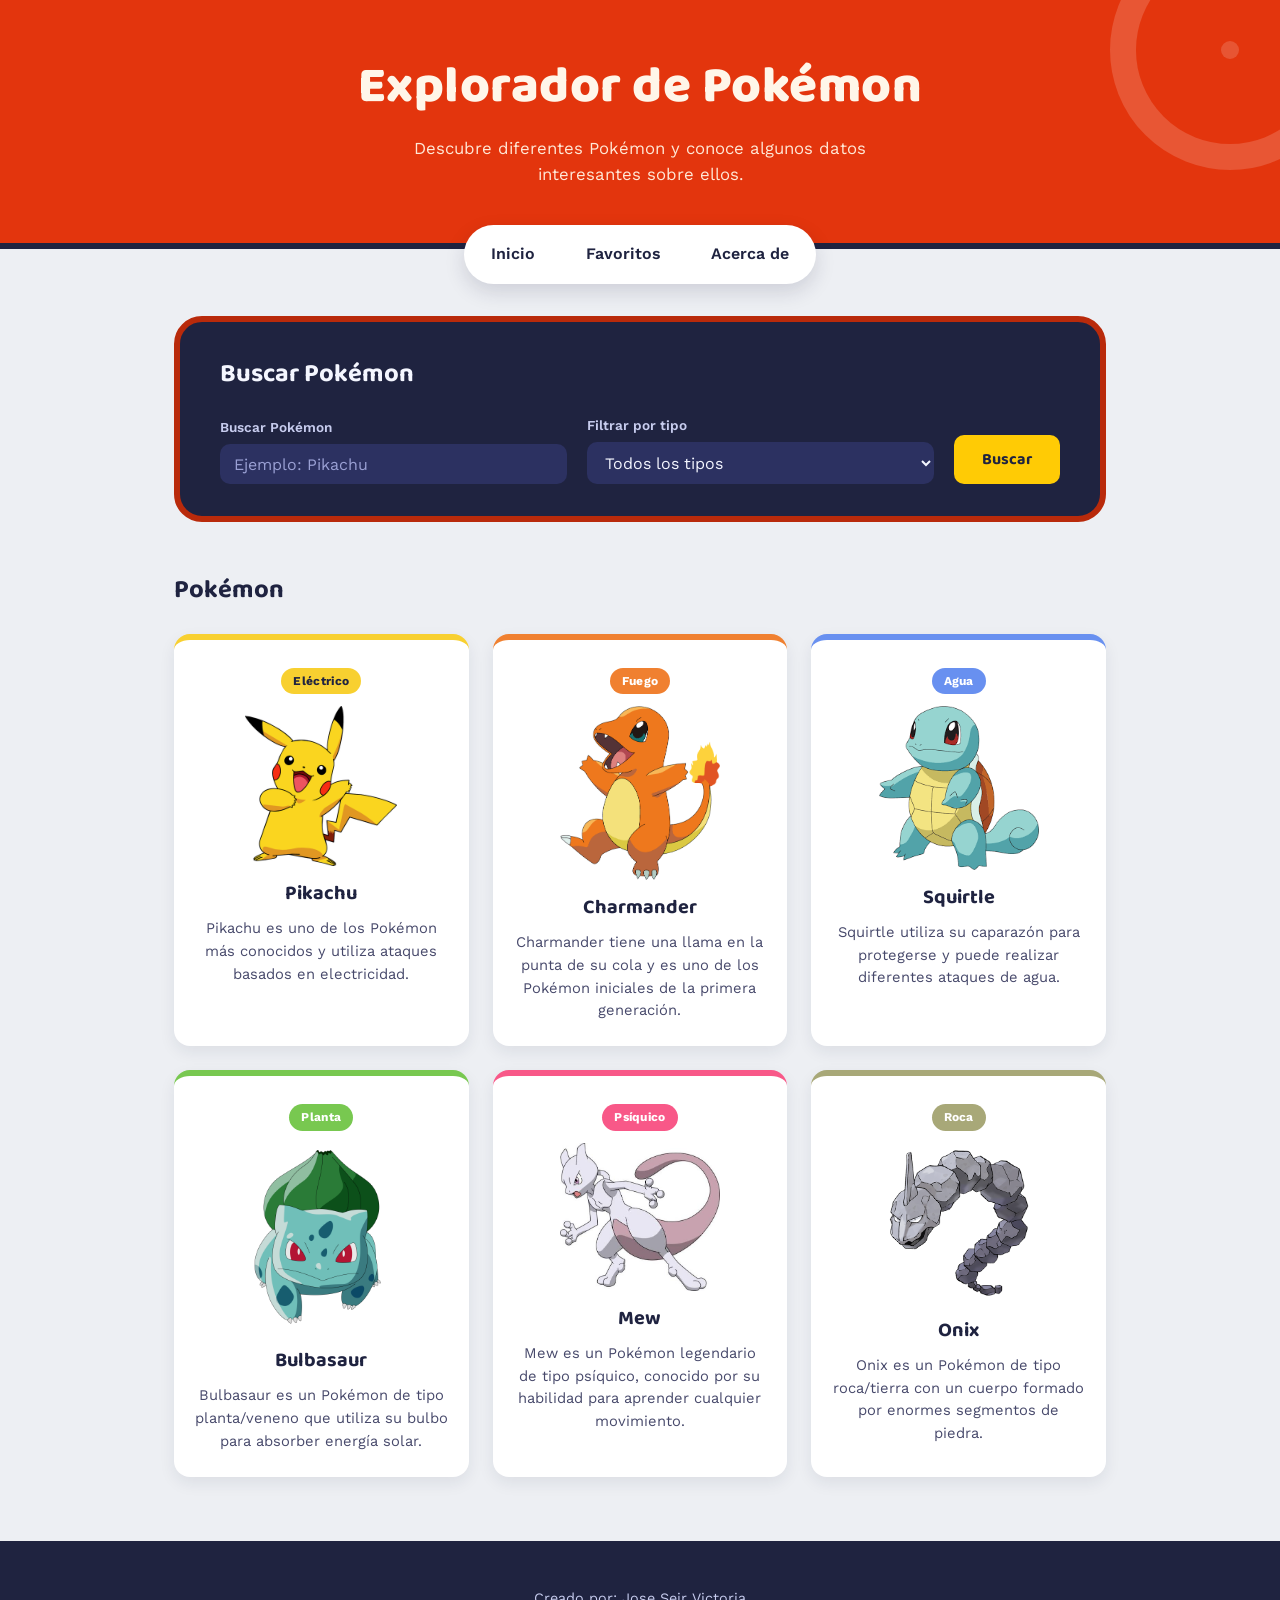
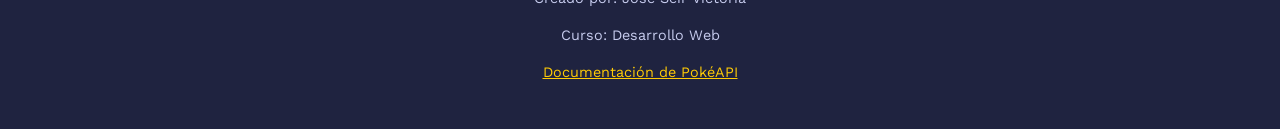
<file: index.html>
<!DOCTYPE html>
<html lang="es">

<head>
    <meta charset="UTF-8">

    <meta name="viewport" content="width=device-width, initial-scale=1.0">

    <title>Explorador de Pokémon</title>

    <meta name="description"
          content="Explora diferentes Pokémon y descubre información básica sobre ellos.">

    <!-- Open Graph -->
    <meta property="og:title" content="Explorador de Pokémon">

    <meta property="og:description"
          content="Descubre Pokémon, sus tipos y algunas de sus características principales.">

    <meta property="og:type" content="website">

    <meta property="og:image"
          content="https://raw.githubusercontent.com/PokeAPI/sprites/master/sprites/pokemon/other/official-artwork/25.png">

    <!-- Tipografías -->
    <link rel="preconnect" href="https://fonts.googleapis.com">
    <link rel="preconnect" href="https://fonts.gstatic.com" crossorigin>
    <link href="https://fonts.googleapis.com/css2?family=Baloo+2:wght@500;600;700;800&family=Work+Sans:wght@400;500;600&display=swap" rel="stylesheet">

    <link rel="stylesheet" href="CSS/estilos.css">

</head>

<body>

    <!-- Encabezado -->
    <header class="site-header">

        <div class="pokeball-mark" aria-hidden="true"></div>

        <h1>Explorador de Pokémon</h1>

        <p>
            Descubre diferentes Pokémon y conoce algunos datos interesantes sobre ellos.
        </p>

    </header>


    <!-- Navegación -->
    <nav class="site-nav">

        <a href="#inicio">Inicio</a>

        <a href="#favoritos">Favoritos</a>

        <a href="#acerca">Acerca de</a>

    </nav>


    <!-- Contenido principal -->
    <main id="inicio">


        <!-- Sección de búsqueda -->
        <section class="search-panel">

            <h2>Buscar Pokémon</h2>

            <form>

                <div class="field">
                    <label for="busqueda">
                        Buscar Pokémon
                    </label>

                    <input
                        type="text"
                        id="busqueda"
                        name="busqueda"
                        placeholder="Ejemplo: Pikachu">
                </div>

                <div class="field">
                    <label for="filtro">
                        Filtrar por tipo
                    </label>

                    <select id="filtro" name="filtro">

                        <option value="">
                            Todos los tipos
                        </option>

                        <option value="fire">
                            Fuego
                        </option>

                        <option value="water">
                            Agua
                        </option>

                        <option value="grass">
                            Planta
                        </option>

                        <option value="electric">
                            Eléctrico
                        </option>

                        <option value="psychic">
                            Psíquico
                        </option>

                    </select>
                </div>

                <button type="submit">
                    Buscar
                </button>

            </form>

        </section>


        <!-- Sección de resultados -->
        <section class="results" id="favoritos">

            <h2>Pokémon</h2>

            <div class="card-grid">

    <!-- Pokémon 1 -->
    <article class="pokemon-card" data-type="electric">
        <span class="type-badge">Eléctrico</span>
        <img src="Pikachu.png" alt="Pikachu" width="300">
        <h3>Pikachu</h3>
        <p>Pikachu es uno de los Pokémon más conocidos
           y utiliza ataques basados en electricidad.</p>
    </article>

    <!-- Pokémon 2 -->
    <article class="pokemon-card" data-type="fire">
        <span class="type-badge">Fuego</span>
        <img src="Charmander.png" alt="Charmander" width="300">
        <h3>Charmander</h3>
        <p>Charmander tiene una llama en la punta de su cola
           y es uno de los Pokémon iniciales de la primera generación.</p>
    </article>

    <!-- Pokémon 3 -->
    <article class="pokemon-card" data-type="water">
        <span class="type-badge">Agua</span>
        <img src="Squirtle.png" alt="Squirtle" width="300">
        <h3>Squirtle</h3>
        <p>Squirtle utiliza su caparazón para protegerse
           y puede realizar diferentes ataques de agua.</p>
    </article>

    <!-- Pokémon 4 -->
    <article class="pokemon-card" data-type="grass">
        <span class="type-badge">Planta</span>
        <img src="Bulbasaur.png" alt="Bulbasaur" width="300">
        <h3>Bulbasaur</h3>
        <p>Bulbasaur es un Pokémon de tipo planta/veneno
           que utiliza su bulbo para absorber energía solar.</p>
    </article>

    <!-- Pokémon 5 -->
    <article class="pokemon-card" data-type="psychic">
        <span class="type-badge">Psíquico</span>
        <img src="Mew.png" alt="Mew" width="300">
        <h3>Mew</h3>
        <p>Mew es un Pokémon legendario de tipo psíquico,
           conocido por su habilidad para aprender cualquier movimiento.</p>
    </article>

    <!-- Pokémon 6 -->
    <article class="pokemon-card" data-type="rock">
        <span class="type-badge">Roca</span>
        <img src="Onix.png" alt="Onix" width="300">
        <h3>Onix</h3>
        <p>Onix es un Pokémon de tipo roca/tierra
           con un cuerpo formado por enormes segmentos de piedra.</p>
    </article>

</div>

        </section>

    </main>


    <!-- Pie de página -->
    <footer class="site-footer" id="acerca">

        <p>
            Creado por: Jose Seir Victoria
        </p>

        <p>
            Curso: Desarrollo Web
        </p>

        <p>

            <a
                href="https://pokeapi.co/"
                target="_blank"
                rel="noopener noreferrer">

                Documentación de PokéAPI

            </a>

        </p>

    </footer>

</body>

</html>
</file>
<file: CSS/estilos.css>
/* ============================================
   Explorador de Pokémon — hoja de estilos
   Paleta inspirada en la Pokédex y en los
   colores oficiales de tipo.
   ============================================ */

:root {
    /* Color */
    --ink: #1F2340;          /* texto principal, pantalla de Pokédex */
    --paper: #EDEFF3;        /* fondo general, gris azulado frío */
    --panel: #FFFFFF;        /* tarjetas */
    --red: #E3350D;          /* rojo Pokédex */
    --red-dark: #B92A0B;
    --yellow: #FFCB05;       /* acento eléctrico */

    /* Colores oficiales por tipo */
    --t-fire: #F08030;
    --t-water: #6890F0;
    --t-grass: #78C850;
    --t-electric: #F8D030;
    --t-psychic: #F85888;
    --t-default: #A8A878;

    /* Tipografía */
    --font-display: "Baloo 2", "Trebuchet MS", sans-serif;
    --font-body: "Work Sans", "Segoe UI", sans-serif;

    /* Forma */
    --radius-screen: 28px;
    --radius-card: 16px;
}

* {
    box-sizing: border-box;
}

body {
    margin: 0;
    background: var(--paper);
    color: var(--ink);
    font-family: var(--font-body);
    line-height: 1.55;
}

img {
    max-width: 100%;
    display: block;
}

a {
    color: var(--red-dark);
}

a:focus-visible,
button:focus-visible,
input:focus-visible,
select:focus-visible {
    outline: 3px solid var(--yellow);
    outline-offset: 2px;
}

/* ---------- Encabezado ---------- */

.site-header {
    position: relative;
    overflow: hidden;
    background: var(--red);
    color: #FFF6E9;
    padding: 3rem 1.5rem 3.5rem;
    text-align: center;
    border-bottom: 6px solid var(--ink);
}

/* Aro de Pokéball decorativo, construido solo con CSS */
.pokeball-mark {
    position: absolute;
    top: -70px;
    right: -70px;
    width: 240px;
    height: 240px;
    border-radius: 50%;
    border: 26px solid rgba(255, 255, 255, 0.16);
}

.pokeball-mark::after {
    content: "";
    position: absolute;
    inset: 45%;
    border-radius: 50%;
    background: rgba(255, 255, 255, 0.16);
}

.site-header h1 {
    position: relative;
    font-family: var(--font-display);
    font-weight: 800;
    font-size: clamp(2rem, 5vw, 3.2rem);
    margin: 0 0 0.5rem;
    letter-spacing: 0.5px;
}

.site-header p {
    position: relative;
    max-width: 46ch;
    margin: 0 auto;
    font-size: 1.05rem;
    color: #FFE8D6;
}

/* ---------- Navegación ---------- */

.site-nav {
    display: flex;
    justify-content: center;
    gap: 0.75rem;
    flex-wrap: wrap;
    margin: -1.5rem auto 2rem;
    max-width: fit-content;
    background: var(--panel);
    padding: 0.5rem;
    border-radius: 999px;
    box-shadow: 0 8px 20px rgba(31, 35, 64, 0.15);
    position: relative;
}

.site-nav a {
    text-decoration: none;
    color: var(--ink);
    font-weight: 600;
    padding: 0.55rem 1.2rem;
    border-radius: 999px;
    transition: background-color 0.2s ease, color 0.2s ease;
}

.site-nav a:hover {
    background: var(--yellow);
    color: var(--ink);
}

/* ---------- Contenido principal ---------- */

main {
    max-width: 980px;
    margin: 0 auto;
    padding: 0 1.5rem 4rem;
}

h2 {
    font-family: var(--font-display);
    font-size: 1.6rem;
    font-weight: 700;
}

/* ---------- Panel de búsqueda (estilo pantalla de Pokédex) ---------- */

.search-panel {
    background: var(--ink);
    color: #F4F6FF;
    border-radius: var(--radius-screen);
    padding: 2rem clamp(1.25rem, 4vw, 2.5rem);
    margin-bottom: 3rem;
    border: 6px solid var(--red-dark);
}

.search-panel h2 {
    color: #F4F6FF;
    margin-top: 0;
}

.search-panel form {
    display: flex;
    flex-wrap: wrap;
    align-items: flex-end;
    gap: 1.25rem;
}

.field {
    display: flex;
    flex-direction: column;
    gap: 0.4rem;
    flex: 1 1 200px;
}

.field label {
    font-size: 0.85rem;
    font-weight: 600;
    color: #C7CCEE;
}

.search-panel input,
.search-panel select {
    font-family: var(--font-body);
    font-size: 1rem;
    padding: 0.65rem 0.9rem;
    border-radius: 10px;
    border: none;
    background: #2C3161;
    color: #F4F6FF;
}

.search-panel input::placeholder {
    color: #9AA0D4;
}

.search-panel button {
    font-family: var(--font-display);
    font-weight: 700;
    font-size: 1rem;
    background: var(--yellow);
    color: var(--ink);
    border: none;
    padding: 0.75rem 1.75rem;
    border-radius: 10px;
    cursor: pointer;
    transition: transform 0.15s ease, background-color 0.15s ease;
}

.search-panel button:hover {
    background: #FFE066;
    transform: translateY(-2px);
}

/* ---------- Tarjetas de resultados ---------- */

.card-grid {
    display: grid;
    grid-template-columns: repeat(3, 1fr);
    gap: 1.5rem;
    margin-top: 1.5rem;
}

/* Pantallas medianas: 2 tarjetas por fila */
@media (max-width: 800px) {
    .card-grid {
        grid-template-columns: repeat(2, 1fr);
    }
}

/* Pantallas pequeñas: 1 tarjeta por fila */
@media (max-width: 520px) {
    .card-grid {
        grid-template-columns: 1fr;
    }
}

.pokemon-card {
    position: relative;
    background: var(--panel);
    border-radius: var(--radius-card);
    padding: 1.75rem 1.25rem 1.5rem;
    text-align: center;
    border-top: 6px solid var(--t-default);
    box-shadow: 0 6px 16px rgba(31, 35, 64, 0.08);
}

.pokemon-card[data-type="fire"] { border-top-color: var(--t-fire); }
.pokemon-card[data-type="water"] { border-top-color: var(--t-water); }
.pokemon-card[data-type="grass"] { border-top-color: var(--t-grass); }
.pokemon-card[data-type="electric"] { border-top-color: var(--t-electric); }
.pokemon-card[data-type="psychic"] { border-top-color: var(--t-psychic); }

.type-badge {
    display: inline-block;
    font-size: 0.75rem;
    font-weight: 700;
    letter-spacing: 0.3px;
    padding: 0.25rem 0.75rem;
    border-radius: 999px;
    color: #FFF;
    background: var(--t-default);
    margin-bottom: 0.75rem;
}

[data-type="fire"] .type-badge { background: var(--t-fire); }
[data-type="water"] .type-badge { background: var(--t-water); }
[data-type="grass"] .type-badge { background: var(--t-grass); }
[data-type="electric"] .type-badge { background: var(--t-electric); color: var(--ink); }
[data-type="psychic"] .type-badge { background: var(--t-psychic); }

.pokemon-card img {
    margin: 0 auto 0.75rem;
    max-width: 160px;
    transition: transform 0.2s ease;
}

.pokemon-card:hover img {
    transform: scale(1.06);
}

.pokemon-card:hover {
    border-top-width: 10px;
}

.pokemon-card h3 {
    font-family: var(--font-display);
    margin: 0.25rem 0 0.5rem;
    font-size: 1.25rem;
}

.pokemon-card p {
    font-size: 0.92rem;
    color: #47496B;
    margin: 0;
}

/* ---------- Pie de página ---------- */

.site-footer {
    background: var(--ink);
    color: #C7CCEE;
    text-align: center;
    padding: 2rem 1.5rem;
    font-size: 0.9rem;
}

.site-footer a {
    color: var(--yellow);
}

/* ---------- Responsive ---------- */

@media (max-width: 480px) {
    .search-panel form {
        flex-direction: column;
        align-items: stretch;
    }

    .search-panel button {
        width: 100%;
    }
}

/* ---------- Accesibilidad: reducir movimiento ---------- */

@media (prefers-reduced-motion: reduce) {
    * {
        transition: none !important;
    }
}
</file>
